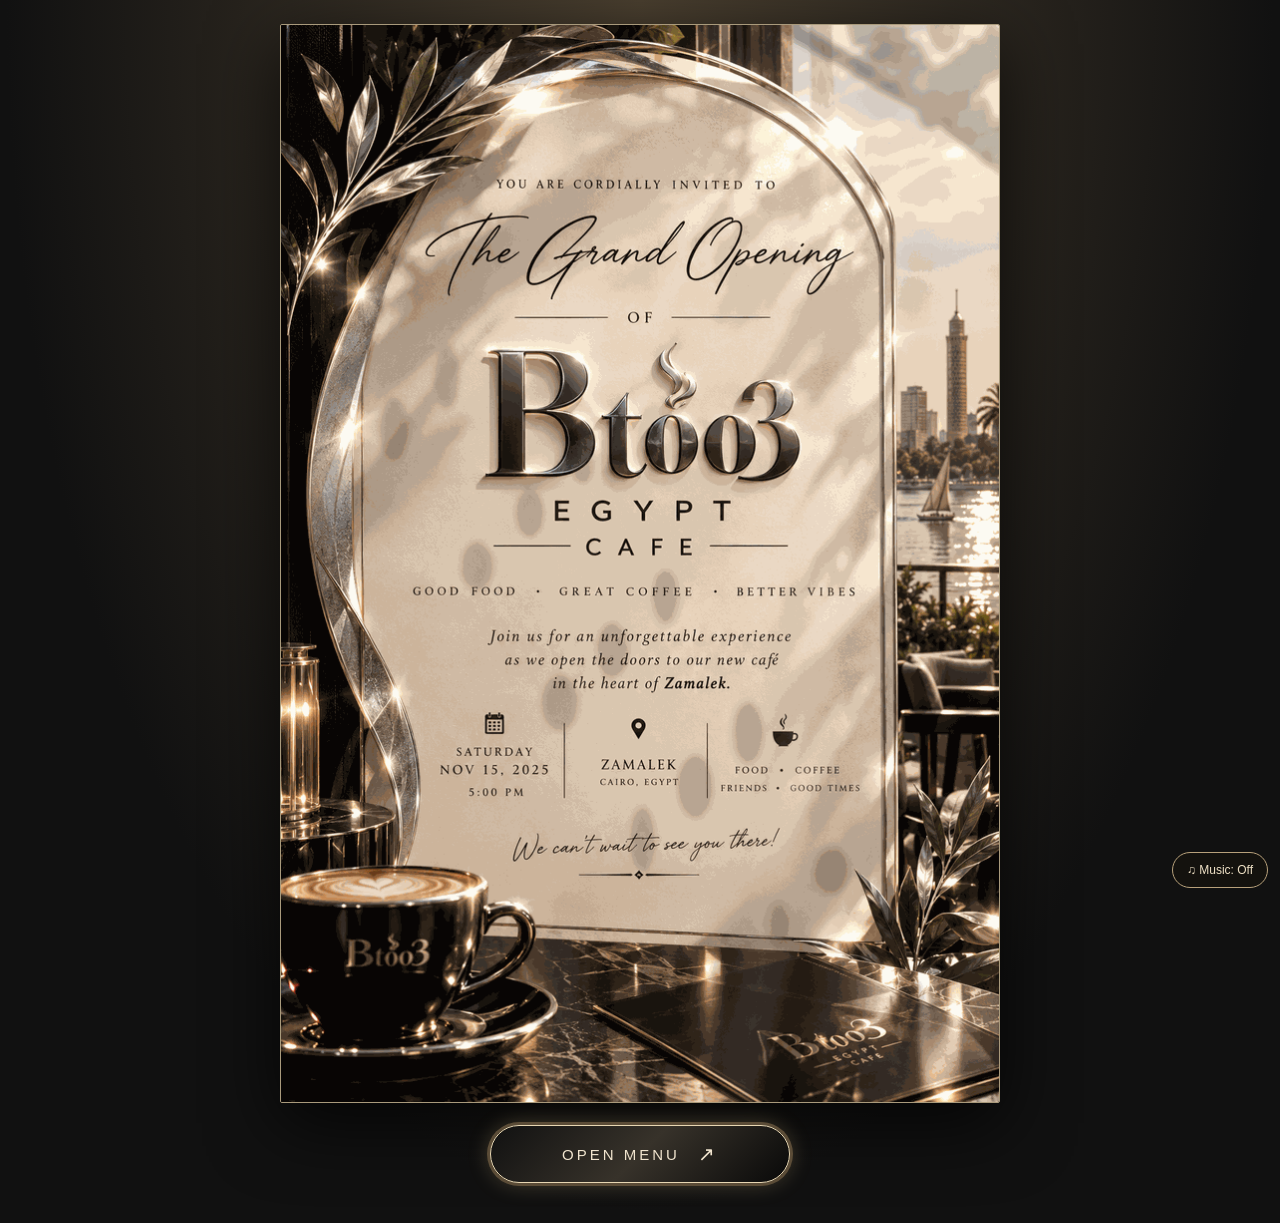
<file: index.html>
<!doctype html>
<html lang="en"><head><meta charset="utf-8"><meta name="viewport" content="width=device-width,initial-scale=1"><title>Btoo3 Egypt Café | Grand Opening</title><link rel="stylesheet" href="style.css"></head>
<body class="landing">
  <main class="invite-wrap">
    <img class="poster" src="invitation.gif" alt="Btoo3 Egypt Café grand opening invitation">
    <button class="open-menu" id="openMenu">OPEN MENU <span>↗</span></button>
  </main>
  <audio id="bgMusic" src="bakery-music.mp3" loop preload="auto"></audio>
  <button class="sound-toggle" id="soundToggle" aria-label="Toggle music">♫ Music: Off</button>
  <script>
  const audio=document.getElementById('bgMusic'), sound=document.getElementById('soundToggle');
  function startMusic(){audio.play().then(()=>{sound.textContent='♫ Music: On'}).catch(()=>{sound.textContent='♫ Tap for music'});}
  document.getElementById('openMenu').addEventListener('click',()=>{startMusic();sessionStorage.setItem('btoo3Music','on');location.href='menu.html';});
  sound.addEventListener('click',()=>{if(audio.paused){startMusic()}else{audio.pause();sound.textContent='♫ Music: Off';}});
  </script>
</body></html>
</file>
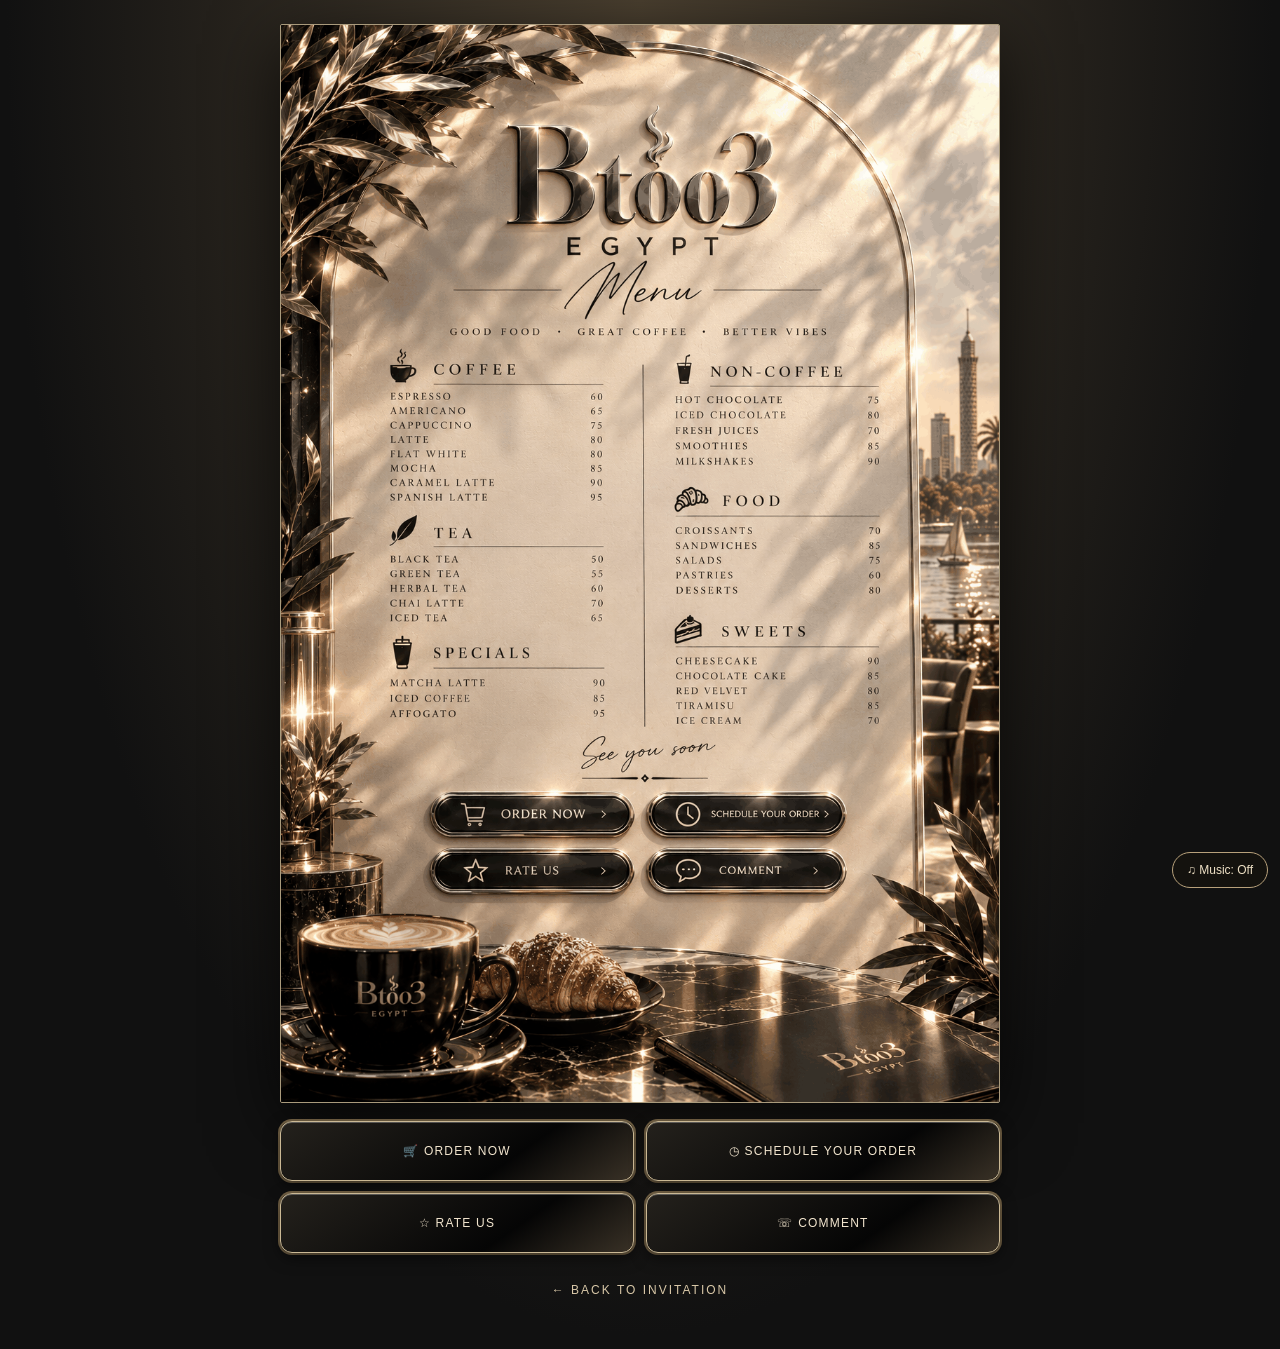
<file: menu.html>
<!doctype html>
<html lang="en"><head><meta charset="utf-8"><meta name="viewport" content="width=device-width,initial-scale=1"><title>Btoo3 Egypt Café | Menu</title><link rel="stylesheet" href="style.css"></head>
<body class="menu-page">
  <main class="menu-wrap">
    <img class="poster" src="menu.gif" alt="Btoo3 Egypt Café menu">
    <nav class="action-grid" aria-label="Menu actions">
      <button data-modal="orderModal">🛒 ORDER NOW</button>
      <button data-modal="scheduleModal">◷ SCHEDULE YOUR ORDER</button>
      <button data-modal="rateModal">☆ RATE US</button>
      <button data-modal="commentModal">☏ COMMENT</button>
    </nav>
    <a class="back-link" href="index.html">← BACK TO INVITATION</a>
  </main>
  <audio id="bgMusic" src="bakery-music.mp3" loop preload="auto"></audio>
  <button class="sound-toggle" id="soundToggle">♫ Music: Off</button>
  <div class="modal" id="orderModal" role="dialog" aria-modal="true" aria-labelledby="orderTitle"><div class="modal-card"><button class="close" aria-label="Close">×</button><h2 id="orderTitle">Place Your Order</h2><p>Tell us what you would like from Btoo3 Egypt.</p><form class="local-form" data-kind="Order"><label>Your name<input required name="name" autocomplete="name" placeholder="Full name"></label><label>Your phone number<input required type="tel" name="phone" autocomplete="tel" inputmode="tel" placeholder="e.g. +20 1XXXXXXXXX" pattern="[+0-9()\s-]{8,20}" title="Enter a valid phone number"></label><label>Order details<textarea required name="details" placeholder="Coffee, food, size, quantity…"></textarea></label><label>Pickup or delivery<select name="method"><option>Pickup</option><option>Delivery</option></select></label><button class="submit-btn">REVIEW ORDER</button></form></div></div>
  <div class="modal" id="scheduleModal" role="dialog" aria-modal="true" aria-labelledby="scheduleTitle"><div class="modal-card"><button class="close" aria-label="Close">×</button><h2 id="scheduleTitle">Schedule Your Order</h2><p>Choose your preferred pickup time.</p><form class="local-form" data-kind="Scheduled order"><label>Your name<input required name="name" autocomplete="name" placeholder="Full name"></label><label>Your phone number<input required type="tel" name="phone" autocomplete="tel" inputmode="tel" placeholder="e.g. +20 1XXXXXXXXX" pattern="[+0-9()\s-]{8,20}" title="Enter a valid phone number"></label><label>Order details<textarea required name="details" placeholder="What would you like?"></textarea></label><label>Pickup date<input required type="date" name="date"></label><label>Pickup time<input required type="time" name="time"></label><button class="submit-btn">REVIEW SCHEDULE</button></form></div></div>
  <div class="modal" id="rateModal" role="dialog" aria-modal="true" aria-labelledby="rateTitle"><div class="modal-card"><button class="close" aria-label="Close">×</button><h2 id="rateTitle">Rate Your Experience</h2><p>How was your Btoo3 Egypt experience?</p><form class="local-form" data-kind="Rating"><div class="stars" role="radiogroup" aria-label="Choose a star rating"><label><input type="radio" name="rating" value="1" required><span>★</span></label><label><input type="radio" name="rating" value="2"><span>★</span></label><label><input type="radio" name="rating" value="3"><span>★</span></label><label><input type="radio" name="rating" value="4"><span>★</span></label><label><input type="radio" name="rating" value="5"><span>★</span></label></div><button class="submit-btn">SUBMIT RATING</button></form></div></div>
  <div class="modal" id="commentModal" role="dialog" aria-modal="true" aria-labelledby="commentTitle"><div class="modal-card"><button class="close" aria-label="Close">×</button><h2 id="commentTitle">Leave a Comment</h2><p>We would love to hear your thoughts.</p><form class="local-form" data-kind="Comment"><label>Your name<input name="name" placeholder="Name (optional)"></label><label>Your comment<textarea required name="comment" placeholder="Write your feedback…"></textarea></label><button class="submit-btn">SUBMIT COMMENT</button></form></div></div>
  <div class="toast" id="toast" role="status"></div>
  <script>
  const audio=document.getElementById('bgMusic'), sound=document.getElementById('soundToggle');
  if(sessionStorage.getItem('btoo3Music')==='on'){audio.play().then(()=>sound.textContent='♫ Music: On').catch(()=>{});}
  sound.addEventListener('click',()=>{if(audio.paused){audio.play().then(()=>sound.textContent='♫ Music: On').catch(()=>{});sessionStorage.setItem('btoo3Music','on')}else{audio.pause();sound.textContent='♫ Music: Off';sessionStorage.setItem('btoo3Music','off')}});
  document.querySelectorAll('[data-modal]').forEach(b=>b.addEventListener('click',()=>document.getElementById(b.dataset.modal).classList.add('show')));
  document.querySelectorAll('.close').forEach(b=>b.addEventListener('click',()=>b.closest('.modal').classList.remove('show')));
  document.querySelectorAll('.modal').forEach(m=>m.addEventListener('click',e=>{if(e.target===m)m.classList.remove('show')}));
  document.addEventListener('keydown',e=>{if(e.key==='Escape')document.querySelectorAll('.modal.show').forEach(m=>m.classList.remove('show'))});
  const toast=document.getElementById('toast');
  document.querySelectorAll('.local-form').forEach(form=>form.addEventListener('submit',e=>{e.preventDefault();const kind=form.dataset.kind;const data=new FormData(form);let msg=kind+' details captured in this preview. To receive real orders, ratings and comments online, connect a business email, WhatsApp number or form backend.';if(kind==='Order'||kind==='Scheduled order'){msg='Thank you, '+(data.get('name')||'')+'! Your phone number: '+(data.get('phone')||'')+'. Your '+kind.toLowerCase()+' has been prepared in this preview, but has not been sent to the café yet. Connect Btoo3 Egypt’s WhatsApp number or an order service to receive it.';}if(kind==='Rating'){const r=new FormData(form).get('rating');msg='Thank you for rating Btoo3 Egypt '+r+'/5! Connect a review service to publish this rating.';}toast.textContent=msg;toast.classList.add('show');form.closest('.modal').classList.remove('show');setTimeout(()=>toast.classList.remove('show'),6500);form.reset();}));
  </script>
</body></html>
</file>
<file: style.css>
*{box-sizing:border-box} :root{--cream:#e8dcc5;--ink:#171512;--silver:#c9c6c0;--gold:#b8a17b}body{margin:0;background:#111;color:var(--cream);font-family:Georgia,'Times New Roman',serif;min-height:100vh}.landing,.menu-page{background:radial-gradient(ellipse at top,#4b4030,#111 70%);padding:24px 14px 40px}.invite-wrap,.menu-wrap{width:min(100%,720px);margin:0 auto;position:relative}.poster{display:block;width:100%;height:auto;border:1px solid #a99a7c;box-shadow:0 20px 70px #000b;border-radius:2px}.open-menu{display:flex;gap:18px;align-items:center;justify-content:center;margin:22px auto 0;padding:16px 28px;min-width:min(80%,300px);border:1px solid #e8d7b3;border-radius:999px;background:linear-gradient(135deg,#111,#37322a,#090909);box-shadow:0 0 0 3px #5b4c37,0 0 22px #c9b27a55;color:#f0e4ce;font-size:15px;letter-spacing:3px;cursor:pointer;transition:.25s}.open-menu:hover,.action-grid button:hover{transform:translateY(-2px);box-shadow:0 0 20px #d6c18d99}.open-menu span{font-size:20px}.action-grid{display:grid;grid-template-columns:repeat(2,minmax(0,1fr));gap:12px;margin:18px 0}.action-grid button{min-height:60px;border:1px solid #cbb995;border-radius:12px;background:linear-gradient(145deg,#24211c,#050505 65%,#393126);color:#f3e6cf;box-shadow:inset 0 1px #fff4,0 5px 15px #0008,0 0 0 2px #756346;font:12px Arial,sans-serif;letter-spacing:1.2px;padding:12px 8px;cursor:pointer;transition:.25s}.back-link{display:block;text-align:center;color:#d9c8a8;text-decoration:none;letter-spacing:2px;font:12px Arial,sans-serif;padding:12px}.sound-toggle{position:fixed;right:12px;bottom:12px;z-index:5;border:1px solid #b8a17b;border-radius:999px;background:#15130fe8;color:#eee0c5;padding:10px 14px;font-size:12px;cursor:pointer}.modal{display:none;position:fixed;inset:0;z-index:10;background:#000b;align-items:center;justify-content:center;padding:18px}.modal.show{display:flex}.modal-card{position:relative;width:min(100%,460px);max-height:90vh;overflow:auto;background:linear-gradient(145deg,#f0e5d0,#d2c2a5);color:#211d17;border:1px solid #b5a17d;box-shadow:0 18px 60px #000b;padding:28px;border-radius:12px}.modal-card h2{font-size:25px;margin:0 28px 8px 0}.modal-card p{font-size:14px;line-height:1.5}.close{position:absolute;right:14px;top:10px;border:0;background:transparent;font-size:28px;cursor:pointer;color:#211d17}label{display:block;font-size:13px;margin:14px 0}.modal input:not([type=radio]),.modal textarea,.modal select{display:block;width:100%;margin-top:6px;border:1px solid #a8997c;background:#fffaf0;color:#211d17;padding:11px;border-radius:6px;font:14px Arial,sans-serif}.modal textarea{min-height:85px;resize:vertical}.submit-btn{width:100%;margin-top:10px;border:1px solid #d7c49d;background:#171512;color:#f2e5cf;padding:13px;border-radius:6px;letter-spacing:1.5px;cursor:pointer}.stars{display:flex;gap:10px;justify-content:center;margin:20px 0}.stars label{margin:0;cursor:pointer}.stars input{position:absolute;opacity:0}.stars span{font-size:36px;color:#8f8068;cursor:pointer}.stars label:has(input:checked) span,.stars label:has(input:checked)~label span{color:#a48a52}.toast{position:fixed;z-index:20;bottom:65px;left:50%;transform:translateX(-50%);width:min(92%,520px);padding:14px 16px;background:#eee2ca;color:#1c1913;border:1px solid #ad966e;border-radius:8px;box-shadow:0 8px 35px #0009;font:13px/1.5 Arial,sans-serif;display:none}.toast.show{display:block}@media(max-width:420px){.action-grid{gap:9px}.action-grid button{font-size:10px;letter-spacing:.7px;min-height:56px}.modal-card{padding:22px}.landing,.menu-page{padding:12px 8px 30px}}
</file>
